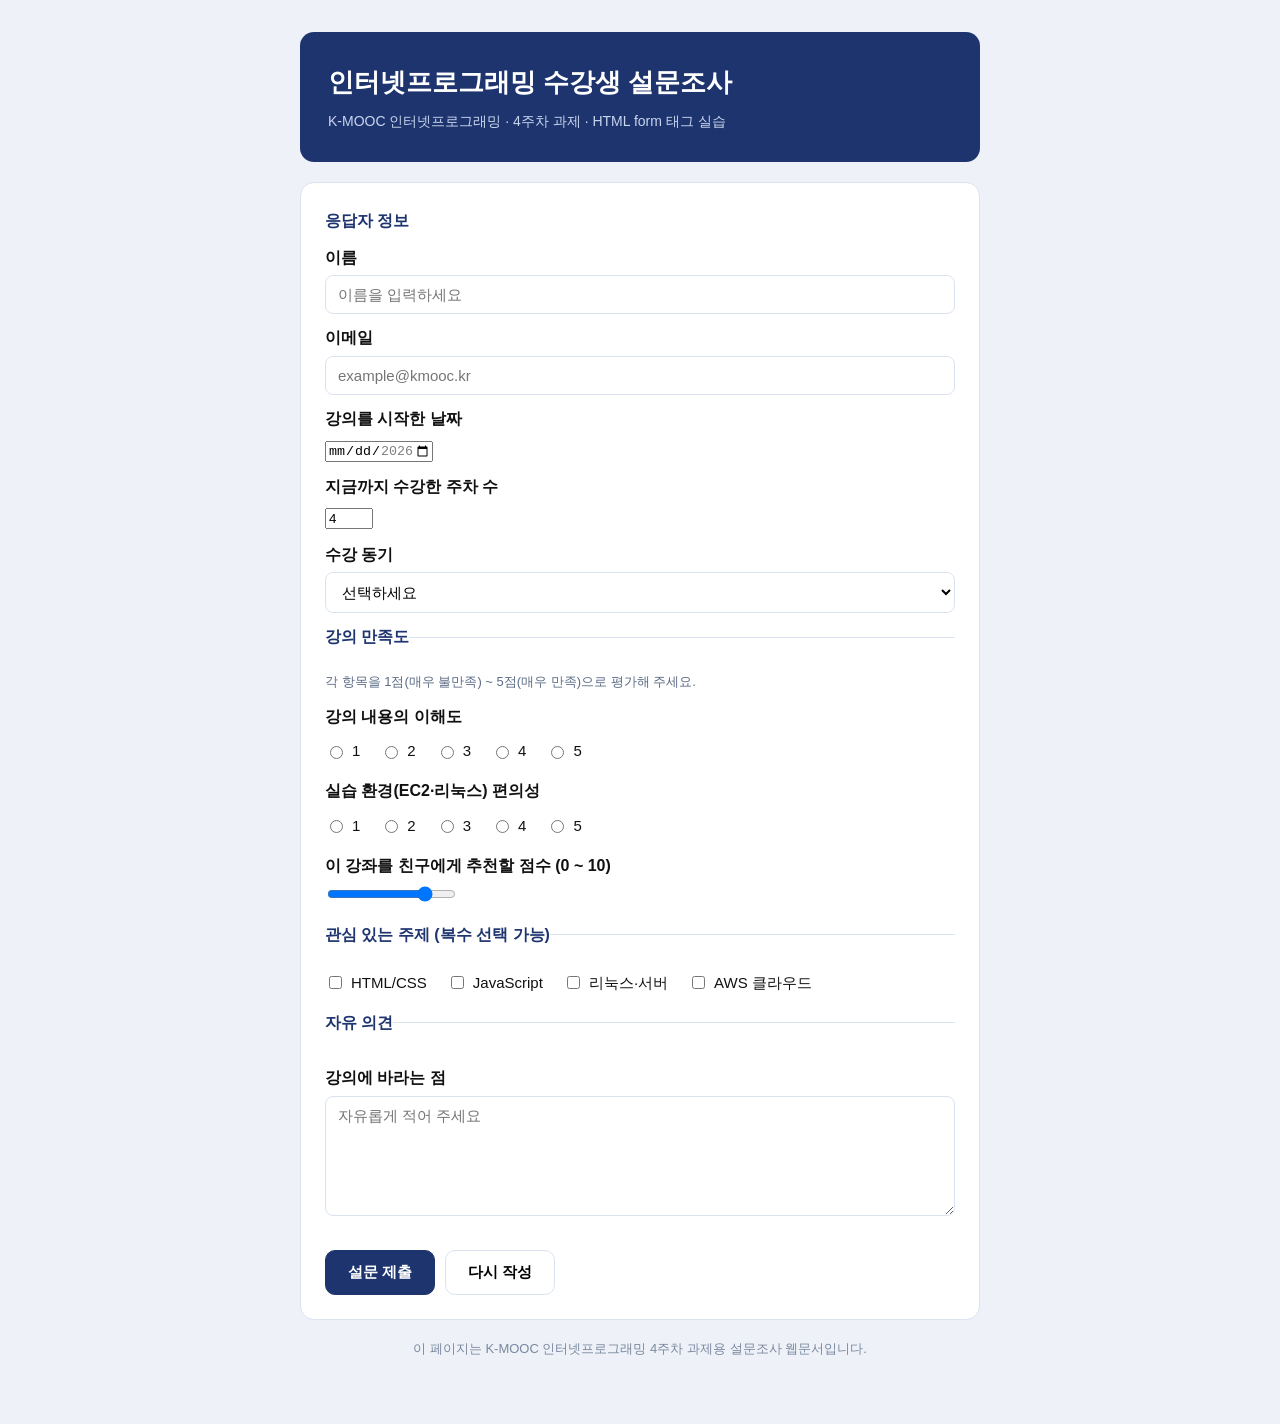
<file: index.html>
<!doctype html>
<html lang="ko">
<head>
<meta charset="utf-8">
<meta name="viewport" content="width=device-width, initial-scale=1">
<title>인터넷프로그래밍 수강생 설문조사</title>
<style>
  :root { --line:#dbe3f0; --brand:#1e346e; }
  * { box-sizing: border-box; }
  body { margin:0; background:#eef2f8; color:#111; font-family:"Apple SD Gothic Neo","Malgun Gothic",sans-serif; line-height:1.7; }
  .wrap { max-width:720px; margin:0 auto; padding:32px 20px 64px; }
  header { background:var(--brand); color:#fff; border-radius:14px; padding:28px; }
  header h1 { margin:0 0 6px; font-size:26px; }
  header p { margin:0; color:#c9d6ef; font-size:14px; }
  form { background:#fff; border:1px solid var(--line); border-radius:14px; padding:24px; margin-top:20px; }
  fieldset { border:none; border-top:1px solid var(--line); margin:0 0 4px; padding:18px 0 6px; }
  fieldset:first-of-type { border-top:none; padding-top:0; }
  legend { font-weight:700; color:var(--brand); font-size:16px; padding:0; }
  label.q { display:block; font-weight:600; margin:10px 0 4px; }
  input[type=text], input[type=email], select, textarea {
    width:100%; padding:10px 12px; border:1px solid var(--line); border-radius:8px;
    font-size:15px; font-family:inherit; background:#fff;
  }
  textarea { min-height:120px; resize:vertical; }
  .opts { display:flex; flex-wrap:wrap; gap:8px 20px; padding:4px 0; }
  .opts label { display:inline-flex; align-items:center; gap:6px; font-size:15px; }
  .hint { color:#5b6b86; font-size:13px; margin:2px 0 0; }
  .actions { margin-top:20px; display:flex; gap:10px; }
  button { padding:12px 22px; border-radius:10px; border:1px solid var(--line); background:#fff; font-size:15px; font-weight:600; cursor:pointer; }
  button.primary { background:var(--brand); color:#fff; border-color:var(--brand); }
  button:hover { filter:brightness(0.97); }
  footer { margin-top:18px; color:#7a889f; font-size:13px; text-align:center; }
</style>
</head>
<body>
<div class="wrap">
  <header>
    <h1>인터넷프로그래밍 수강생 설문조사</h1>
    <p>K-MOOC 인터넷프로그래밍 · 4주차 과제 · HTML form 태그 실습</p>
  </header>

  <form action="#" method="post">
    <fieldset>
      <legend>응답자 정보</legend>
      <label class="q" for="name">이름</label>
      <input type="text" id="name" name="name" placeholder="이름을 입력하세요" required>

      <label class="q" for="email">이메일</label>
      <input type="email" id="email" name="email" placeholder="example@kmooc.kr">

      <!-- 4-1에서 배운 HTML5 입력 타입 -->
      <label class="q" for="startdate">강의를 시작한 날짜</label>
      <input type="date" id="startdate" name="startdate" min="2026-08-01" max="2026-12-31">

      <label class="q" for="weeks">지금까지 수강한 주차 수</label>
      <input type="number" id="weeks" name="weeks" min="1" max="15" step="1" value="4">

      <label class="q" for="track">수강 동기</label>
      <select id="track" name="track">
        <option value="">선택하세요</option>
        <option value="job">취업·이직 준비</option>
        <option value="hobby">관심 분야 학습</option>
        <option value="credit">학점 취득</option>
        <option value="etc">기타</option>
      </select>
    </fieldset>

    <fieldset>
      <legend>강의 만족도</legend>
      <p class="hint">각 항목을 1점(매우 불만족) ~ 5점(매우 만족)으로 평가해 주세요.</p>
      <label class="q">강의 내용의 이해도</label>
      <div class="opts">
        <label><input type="radio" name="content" value="1" required>1</label>
        <label><input type="radio" name="content" value="2">2</label>
        <label><input type="radio" name="content" value="3">3</label>
        <label><input type="radio" name="content" value="4">4</label>
        <label><input type="radio" name="content" value="5">5</label>
      </div>

      <label class="q">실습 환경(EC2·리눅스) 편의성</label>
      <div class="opts">
        <label><input type="radio" name="env" value="1">1</label>
        <label><input type="radio" name="env" value="2">2</label>
        <label><input type="radio" name="env" value="3">3</label>
        <label><input type="radio" name="env" value="4">4</label>
        <label><input type="radio" name="env" value="5">5</label>
      </div>

      <label class="q" for="score">이 강좌를 친구에게 추천할 점수 (0 ~ 10)</label>
      <input type="range" id="score" name="score" min="0" max="10" step="1" value="8">
    </fieldset>

    <fieldset>
      <legend>관심 있는 주제 (복수 선택 가능)</legend>
      <div class="opts">
        <label><input type="checkbox" name="topic" value="html"> HTML/CSS</label>
        <label><input type="checkbox" name="topic" value="js"> JavaScript</label>
        <label><input type="checkbox" name="topic" value="linux"> 리눅스·서버</label>
        <label><input type="checkbox" name="topic" value="aws"> AWS 클라우드</label>
      </div>
    </fieldset>

    <fieldset>
      <legend>자유 의견</legend>
      <label class="q" for="opinion">강의에 바라는 점</label>
      <textarea id="opinion" name="opinion" placeholder="자유롭게 적어 주세요"></textarea>
    </fieldset>

    <div class="actions">
      <button type="submit" class="primary">설문 제출</button>
      <button type="reset">다시 작성</button>
    </div>
  </form>

  <footer>이 페이지는 K-MOOC 인터넷프로그래밍 4주차 과제용 설문조사 웹문서입니다.</footer>
</div>
</body>
</html>
</file>
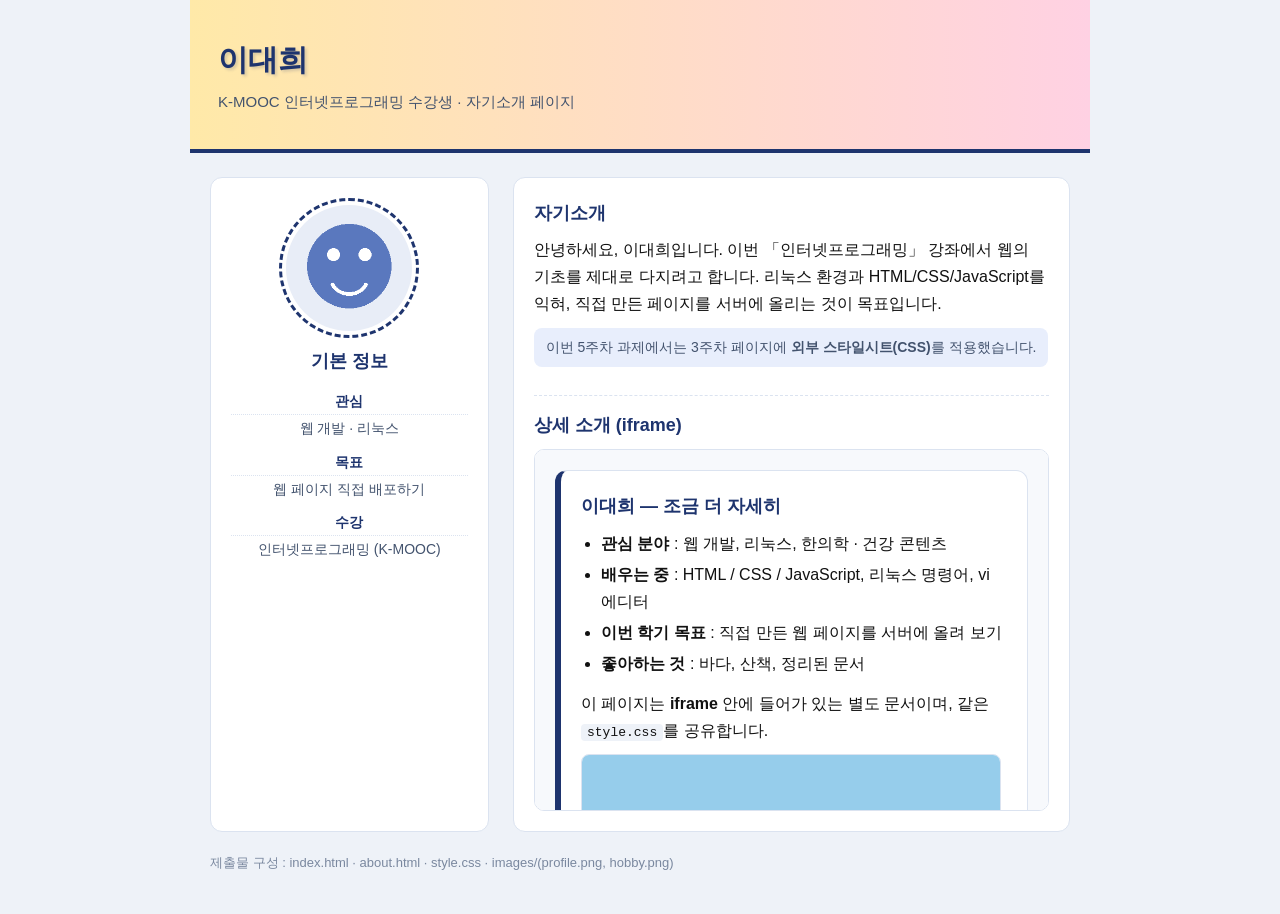
<file: w5/index.html>
<!doctype html>
<html lang="ko">
<head>
<meta charset="utf-8">
<meta name="viewport" content="width=device-width, initial-scale=1">
<title>이대희의 자기소개 페이지</title>
<!-- 5주차 과제: CSS를 외부 스타일시트로 분리해 적용 -->
<link rel="stylesheet" href="style.css">
</head>
<body>
<header class="banner">
  <h1 class="title">이대희</h1>
  <p class="subtitle">K-MOOC 인터넷프로그래밍 수강생 · 자기소개 페이지</p>
</header>

<main class="layout">
  <section class="card profile">
    <img class="avatar" src="images/profile.png" alt="프로필">
    <h2>기본 정보</h2>
    <dl class="meta">
      <dt>관심</dt><dd>웹 개발 · 리눅스</dd>
      <dt>목표</dt><dd>웹 페이지 직접 배포하기</dd>
      <dt>수강</dt><dd>인터넷프로그래밍 (K-MOOC)</dd>
    </dl>
  </section>

  <section class="card">
    <h2>자기소개</h2>
    <p>안녕하세요, 이대희입니다. 이번 「인터넷프로그래밍」 강좌에서 웹의 기초를 제대로 다지려고 합니다.
      리눅스 환경과 HTML/CSS/JavaScript를 익혀, 직접 만든 페이지를 서버에 올리는 것이 목표입니다.</p>
    <p class="note">이번 5주차 과제에서는 3주차 페이지에 <strong>외부 스타일시트(CSS)</strong>를 적용했습니다.</p>

    <h2 class="gap">상세 소개 (iframe)</h2>
    <div class="frame-wrap">
      <iframe src="about.html" title="상세 소개"></iframe>
    </div>
  </section>
</main>

<footer class="foot">제출물 구성 : index.html · about.html · style.css · images/(profile.png, hobby.png)</footer>
</body>
</html>
</file>
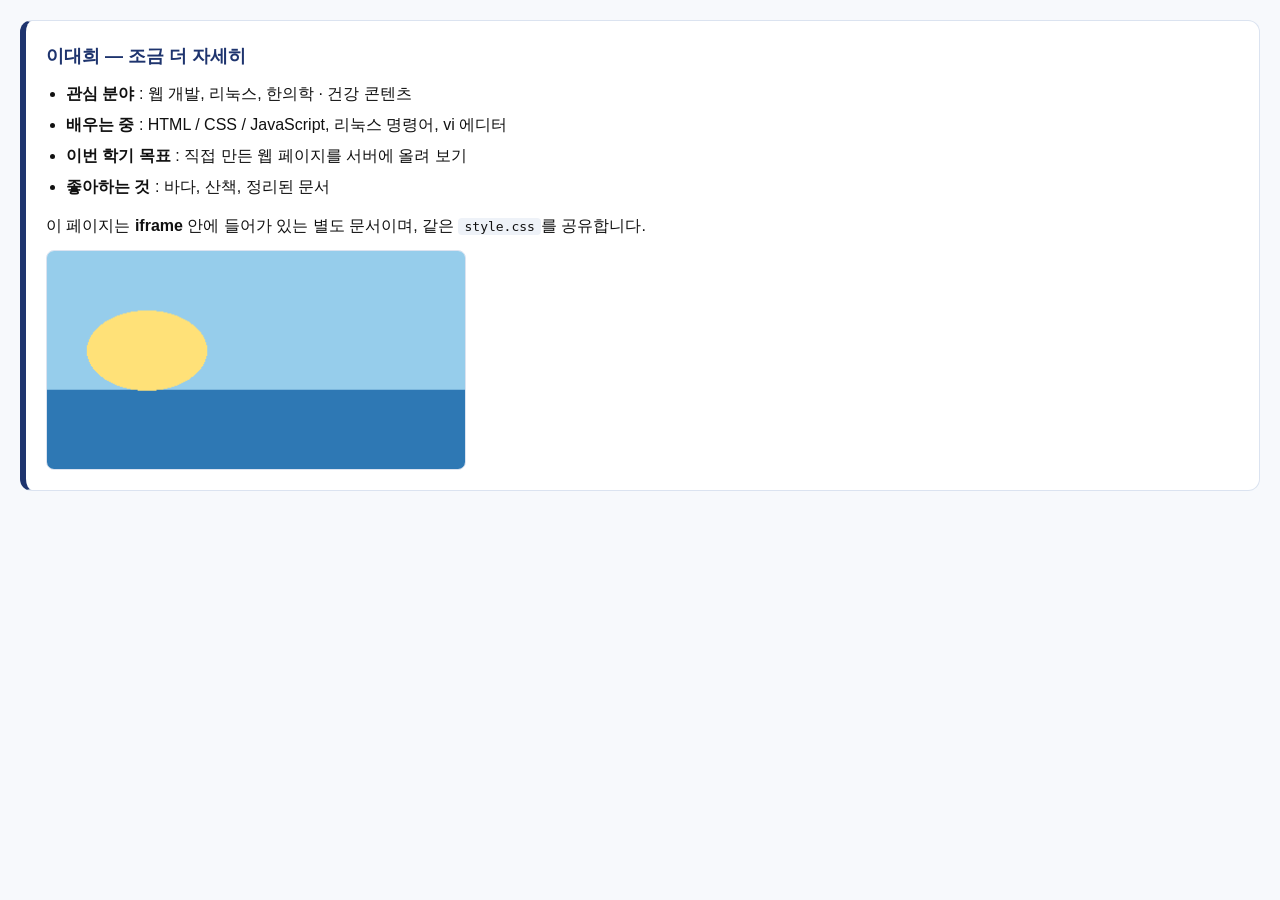
<file: w5/about.html>
<!doctype html>
<html lang="ko">
<head>
<meta charset="utf-8">
<meta name="viewport" content="width=device-width, initial-scale=1">
<title>이대희 · 상세 소개</title>
<link rel="stylesheet" href="style.css">
</head>
<body class="inner">
<div class="card box">
  <h2>이대희 — 조금 더 자세히</h2>
  <ul class="list">
    <li><b>관심 분야</b> : 웹 개발, 리눅스, 한의학 · 건강 콘텐츠</li>
    <li><b>배우는 중</b> : HTML / CSS / JavaScript, 리눅스 명령어, vi 에디터</li>
    <li><b>이번 학기 목표</b> : 직접 만든 웹 페이지를 서버에 올려 보기</li>
    <li><b>좋아하는 것</b> : 바다, 산책, 정리된 문서</li>
  </ul>
  <p>이 페이지는 <b>iframe</b> 안에 들어가 있는 별도 문서이며, 같은 <code>style.css</code>를 공유합니다.</p>
  <img class="hobby" src="images/hobby.png" alt="바다 그림">
</div>
</body>
</html>
</file>
<file: w5/style.css>
/* ============================================================
   인터넷프로그래밍 5주차 과제 — 자기소개 페이지 스타일시트
   5주차에서 배운 CSS 요소를 실제로 적용했습니다:
     · 선택자(태그·클래스·자손)      · 박스 모델(margin / padding / border)
     · 테두리 종류(dotted / dashed / solid)   · 배경 그라디언트(linear-gradient → to right)
     · 텍스트 그림자(text-shadow)    · 2D 변형(transform: scale / rotate)
     · overflow 처리(스크롤)         · 색·글꼴·여백의 일관된 값
   ============================================================ */

:root {
  --brand: #1e346e;
  --brand-soft: #e8eefc;
  --line: #dbe3f0;
  --ink: #111;
  --ink-soft: #43536e;
  --bg: #eef2f8;
}

* { box-sizing: border-box; }

body {
  margin: 0;
  background: var(--bg);
  color: var(--ink);
  font-family: "Apple SD Gothic Neo", "Malgun Gothic", sans-serif;
  line-height: 1.7;
}

/* ── 상단 배너 ── (CSS 그라디언트로 직접 그림 — 별도 이미지 없음) */
.banner {
  max-width: 900px;
  margin: 0 auto;
  padding: 34px 28px;
  /* 배경 그라디언트: 왼쪽(노랑) → 오른쪽(분홍) */
  background-image: linear-gradient(to right, #ffe9a8, #ffd1e3);
  border-bottom: 4px solid var(--brand);
}

.title {
  margin: 0;
  font-size: 30px;
  color: var(--brand);
  /* 텍스트 그림자 */
  text-shadow: 2px 2px 3px rgba(30, 52, 110, 0.18);
}

.subtitle {
  margin: 4px 0 0;
  font-size: 15px;
  color: var(--ink-soft);
}

/* ── 본문 2단 레이아웃 ───────────────────────────────────── */
.layout {
  max-width: 900px;
  margin: 0 auto;
  padding: 24px 20px 8px;
  display: grid;
  grid-template-columns: 1fr 2fr;
  gap: 24px;
}

.card {
  background: #fff;
  border: 1px solid var(--line);   /* solid 테두리 */
  border-radius: 12px;
  padding: 20px;
}

/* ── 프로필 카드 ─────────────────────────────────────────── */
.profile { text-align: center; }

.avatar {
  width: 140px;
  height: 140px;
  border-radius: 50%;
  border: 3px dashed var(--brand);      /* dashed 테두리 */
  padding: 4px;
  background: #fff;
  transition: transform 0.25s ease;
}

/* 2D 변형: 마우스를 올리면 확대 + 살짝 회전 */
.avatar:hover { transform: scale(1.06) rotate(-3deg); }

.meta { margin: 14px 0 0; font-size: 14px; color: var(--ink-soft); }
.meta dt {
  font-weight: 700;
  color: var(--brand);
  margin-top: 10px;
  border-bottom: 1px dotted var(--line);   /* dotted 테두리 */
}
.meta dd { margin: 2px 0 0; }

/* ── 소개 글 ─────────────────────────────────────────────── */
h2 {
  margin: 0 0 8px;
  font-size: 18px;
  color: var(--brand);
}

h2.gap { margin-top: 18px; padding-top: 14px; border-top: 1px dashed var(--line); }

p { margin: 0 0 10px; }

.note {
  display: inline-block;
  padding: 8px 12px;
  background: var(--brand-soft);
  border-radius: 8px;
  font-size: 14px;
  color: var(--ink-soft);
}

/* ── iframe: 넘치는 내용은 스크롤 ───────────────────────── */
.frame-wrap {
  overflow: auto;                       /* overflow 처리 */
  border: 1px solid var(--line);
  border-radius: 10px;
}

.frame-wrap iframe {
  display: block;
  width: 100%;
  height: 360px;
  border: 0;
  background: #fff;
}

/* ── iframe 안쪽 문서 ───────────────────────────────────── */
body.inner { background: #f7f9fc; padding: 20px; }

.box { border-left: 6px solid var(--brand); }

.list { margin: 8px 0 12px; padding-left: 20px; }
.list li { margin-bottom: 4px; }

code {
  padding: 1px 6px;
  background: #eef2f8;
  border-radius: 4px;
  font-size: 13px;
}

.hobby {
  display: block;
  width: 100%;
  max-width: 420px;
  margin-top: 10px;
  border-radius: 8px;
  border: 1px solid var(--line);
}

/* ── 하단 ────────────────────────────────────────────────── */
.foot {
  max-width: 900px;
  margin: 0 auto;
  padding: 12px 20px 40px;
  color: #7a889f;
  font-size: 13px;
}

/* 좁은 화면에서는 1단으로 */
@media (max-width: 720px) {
  .layout { grid-template-columns: 1fr; }
  .banner { padding: 24px 20px; }
  .title { font-size: 24px; }
}
</file>
